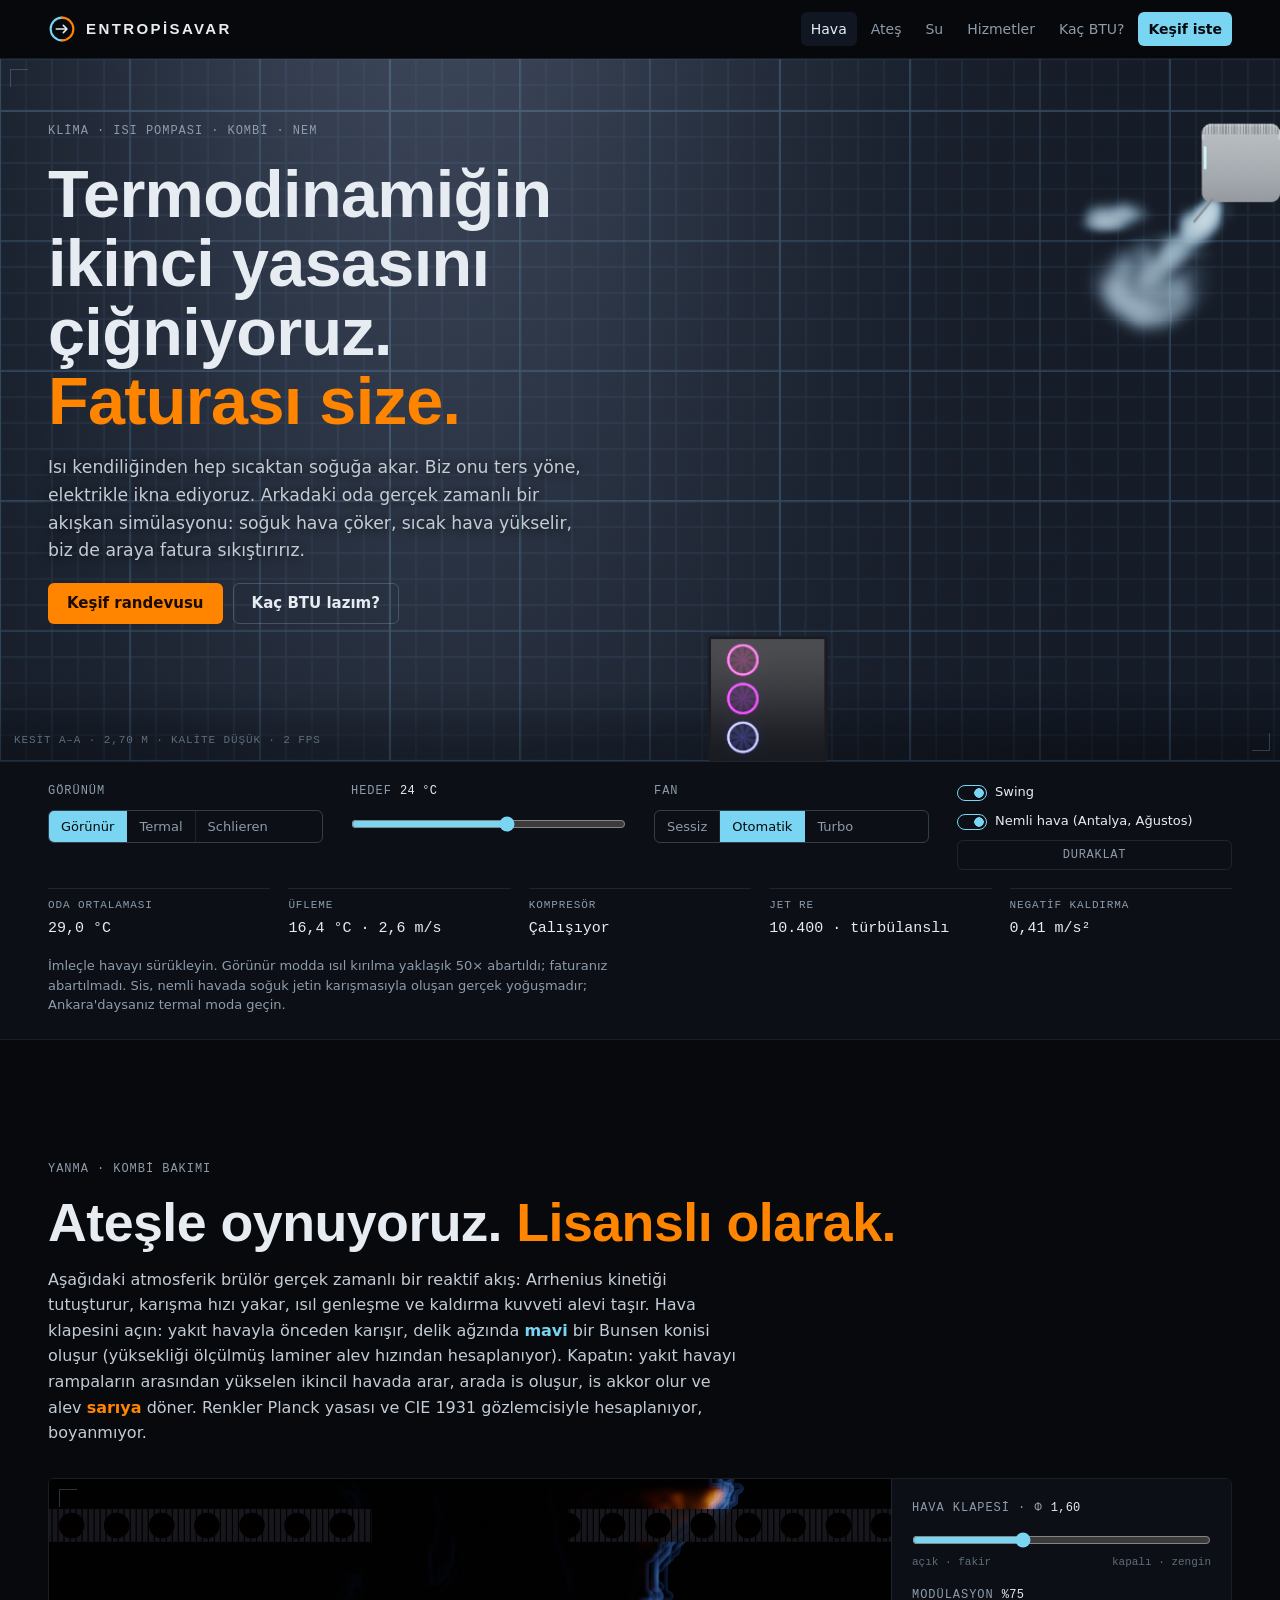
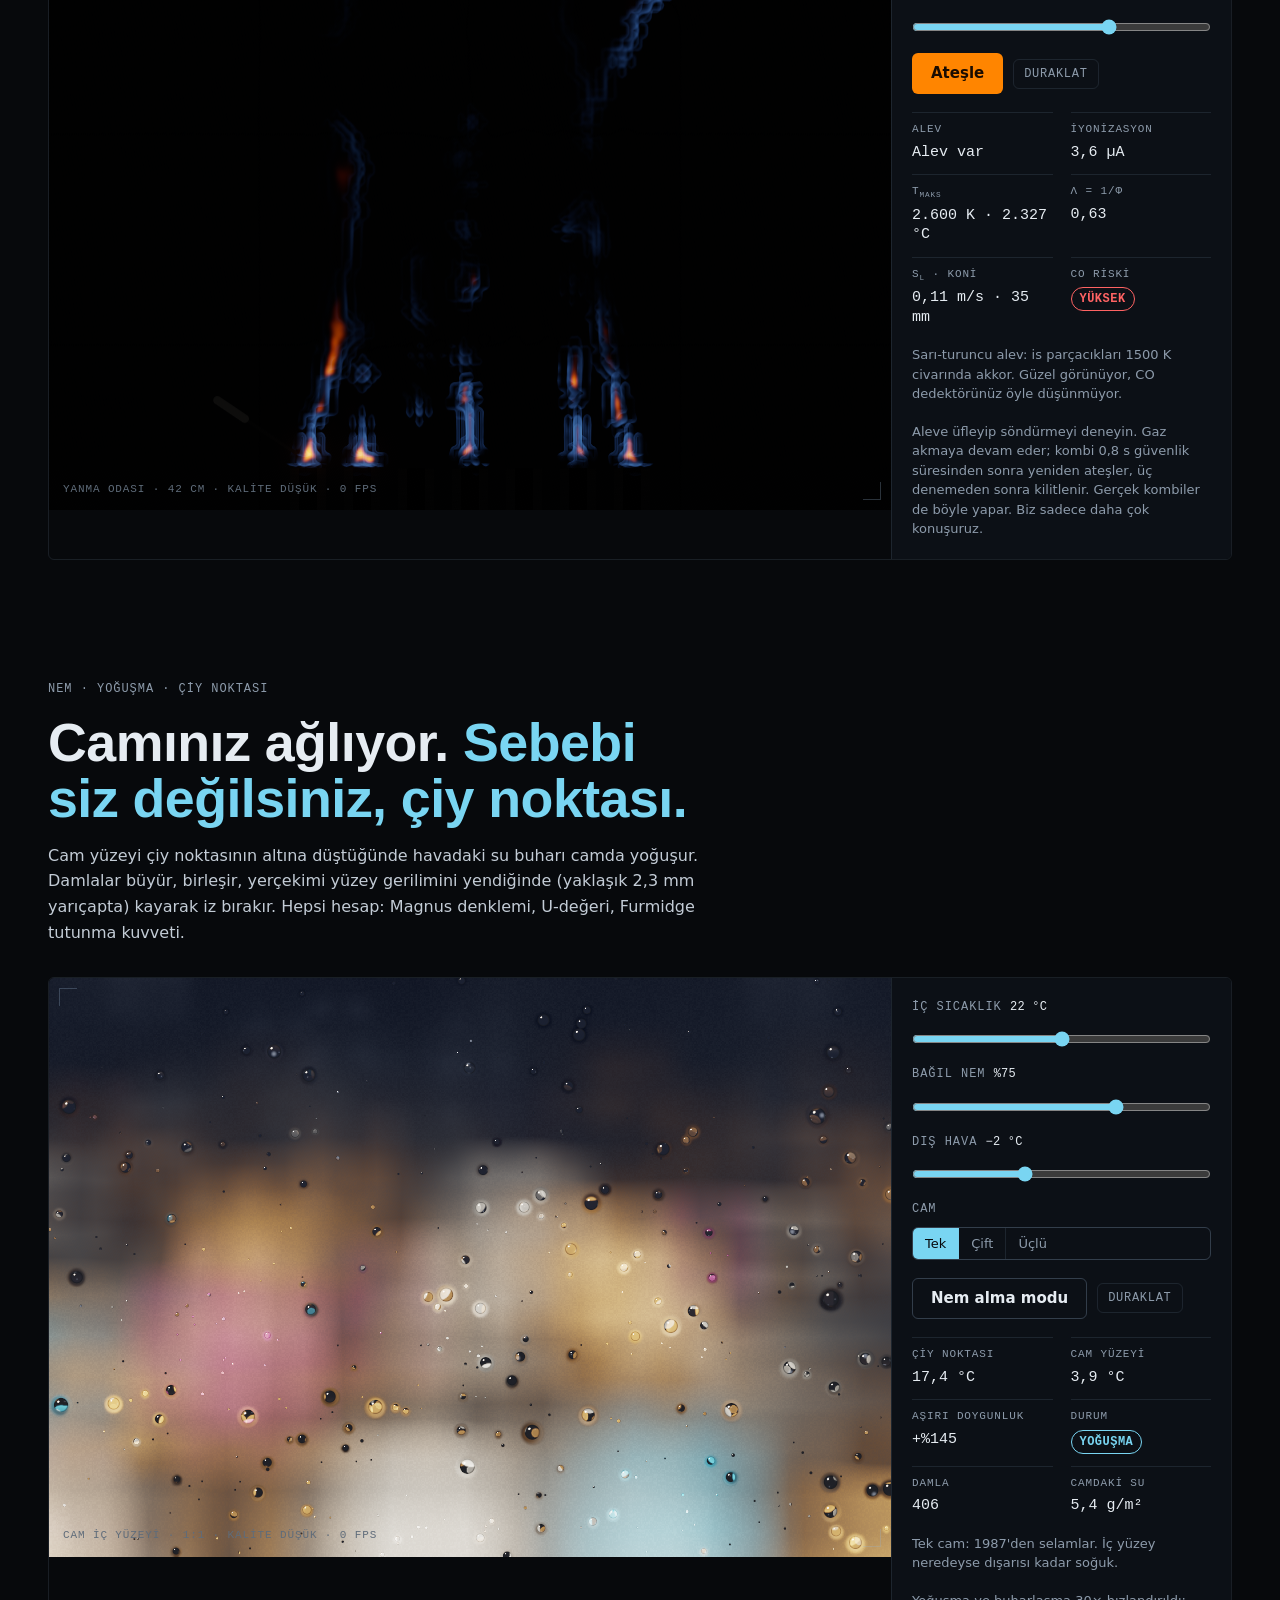
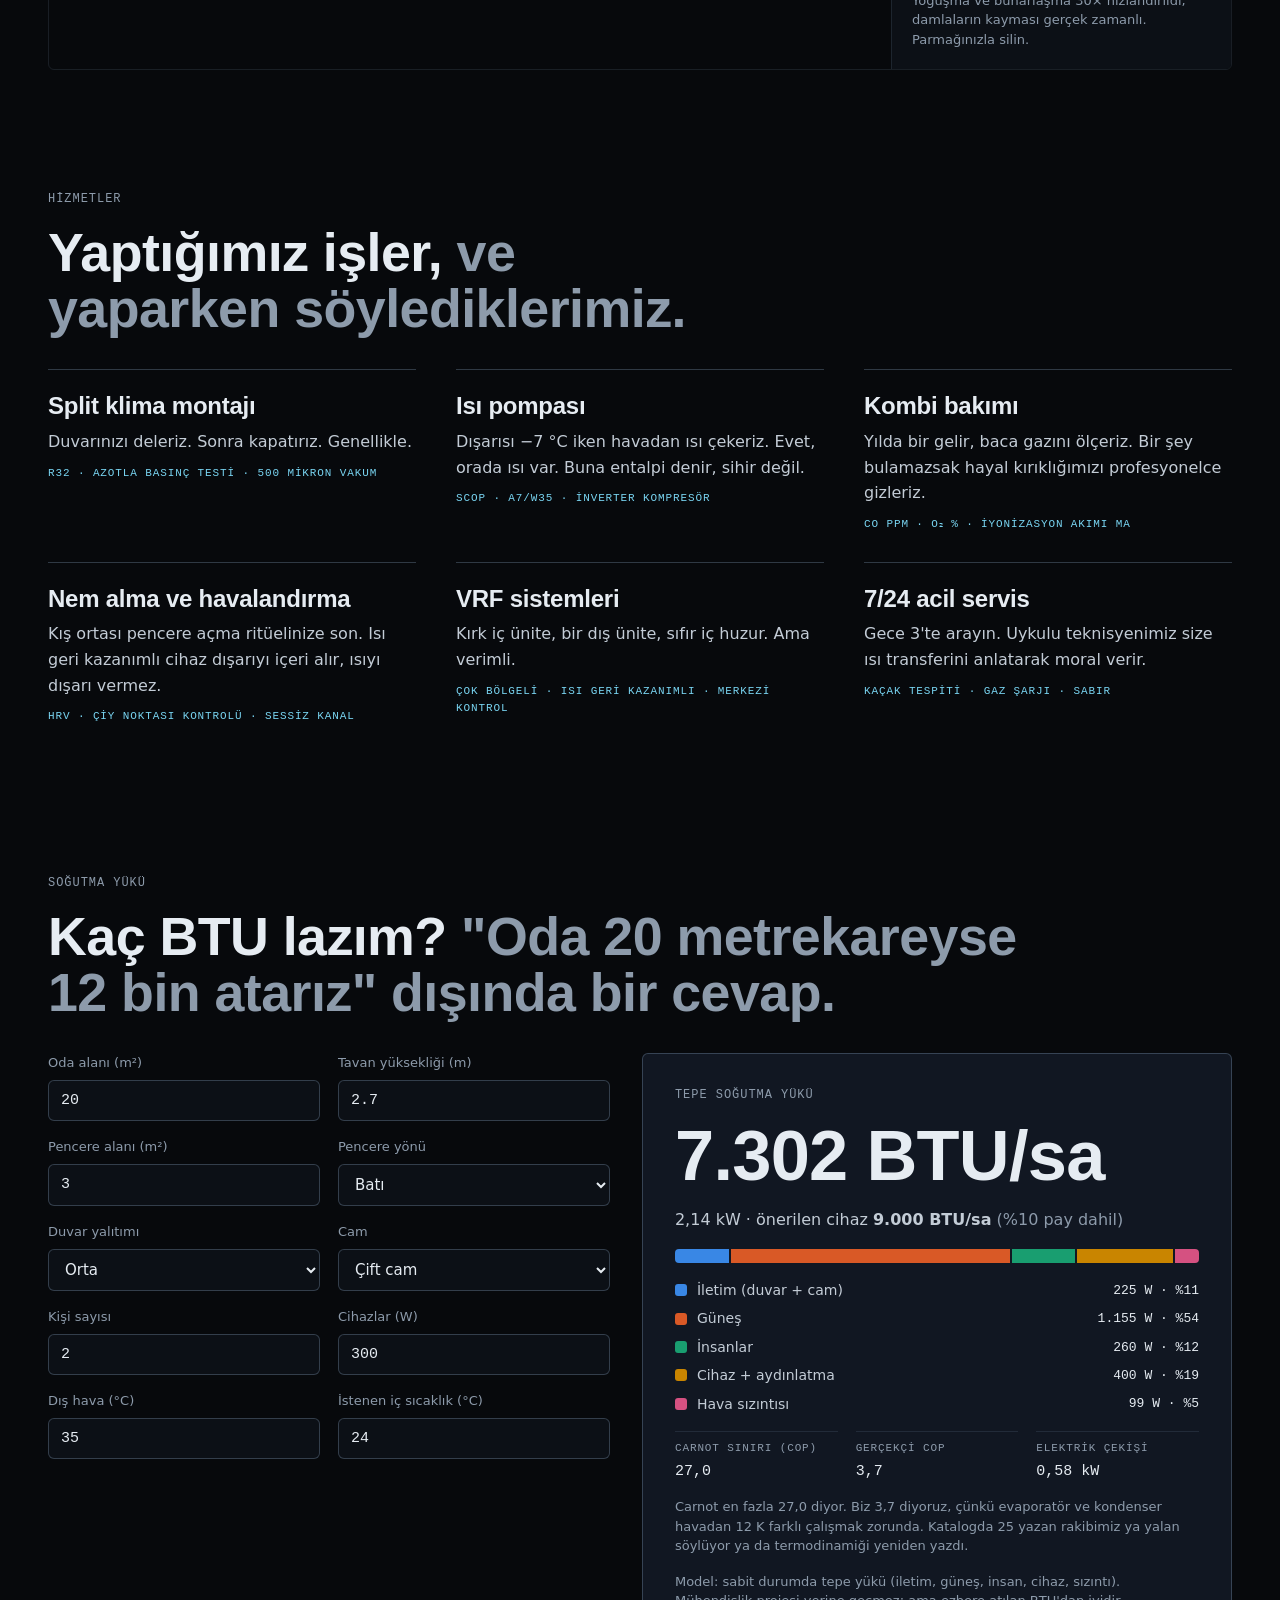
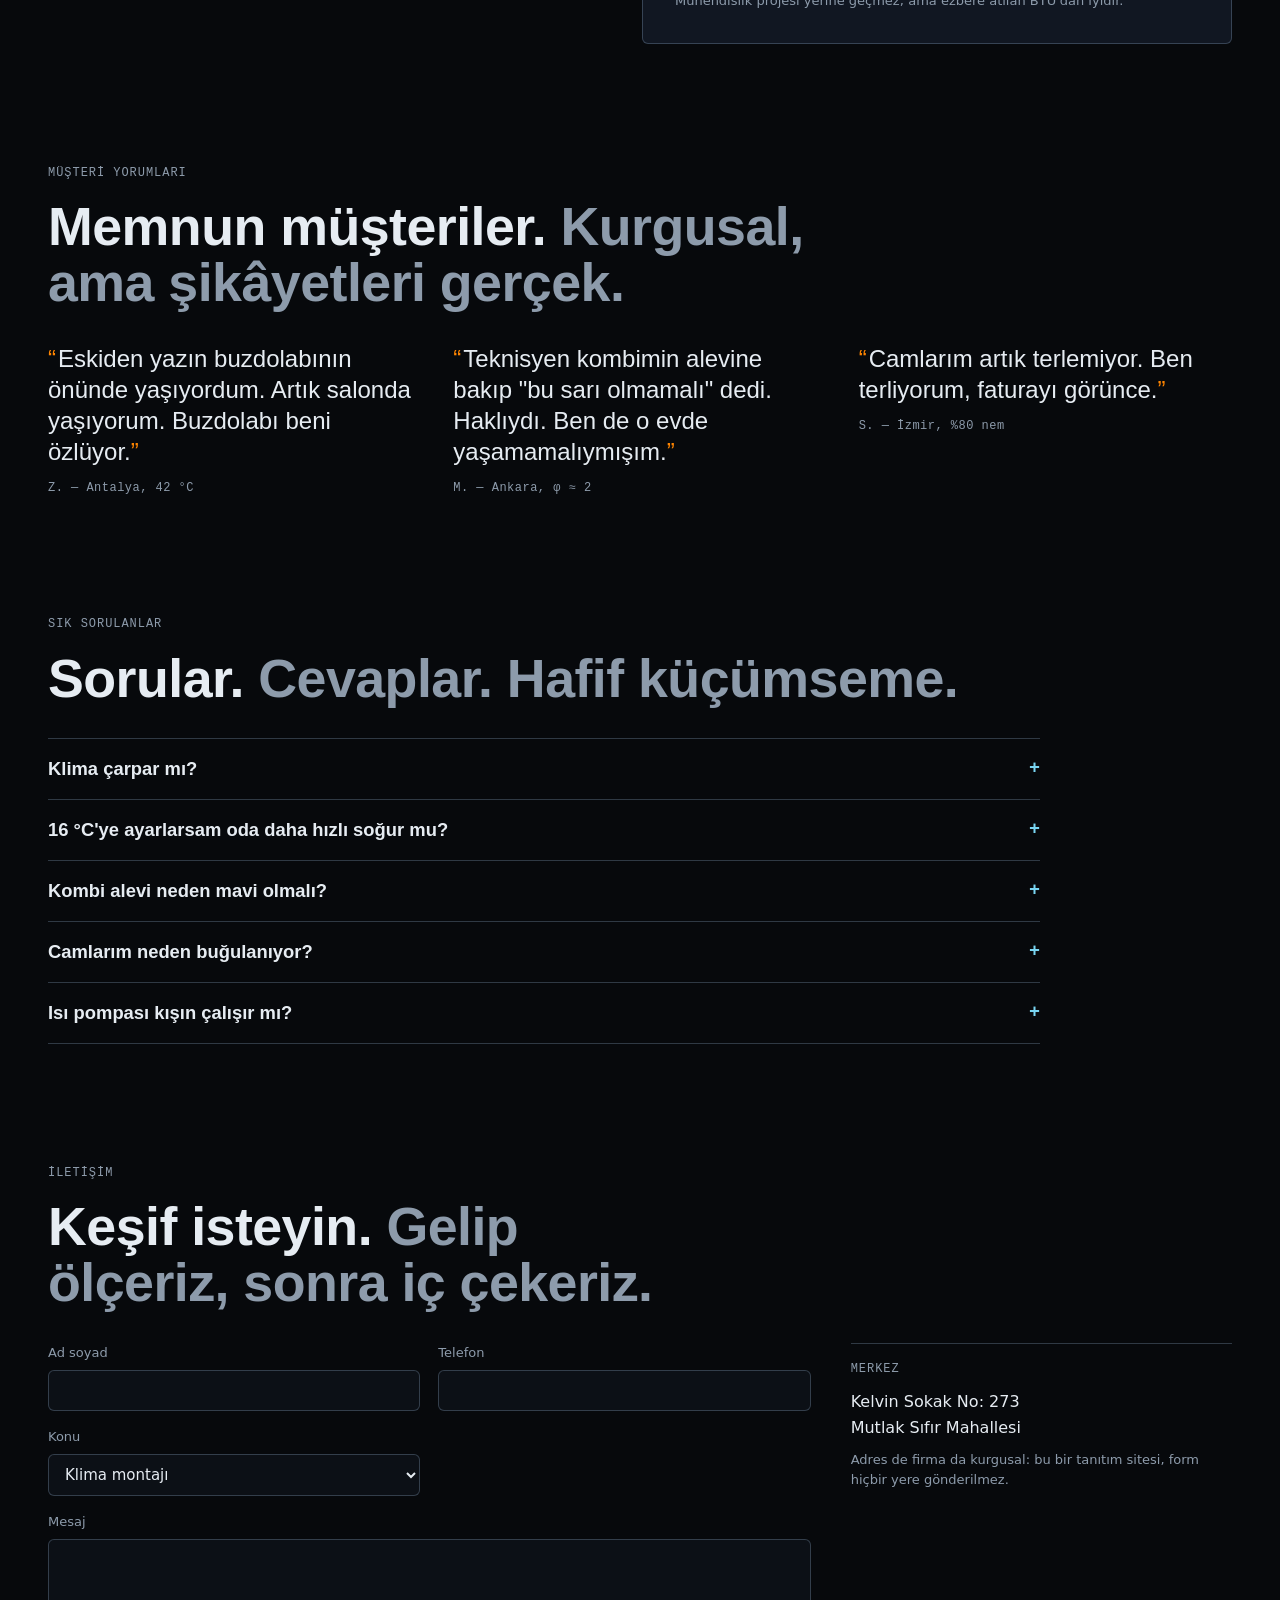
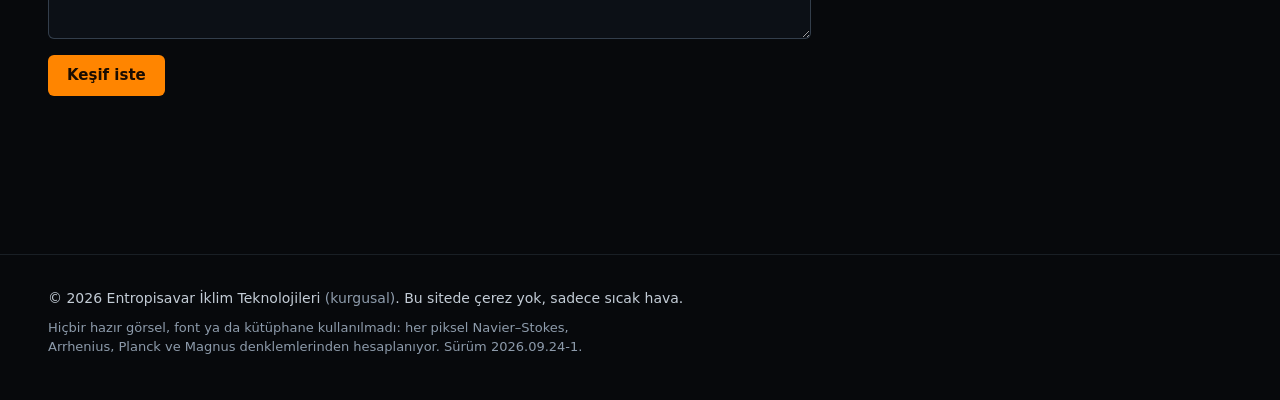
<file: index.html>
<!doctype html>
<html lang="tr">
<head>
<meta charset="utf-8">
<meta name="viewport" content="width=device-width, initial-scale=1, viewport-fit=cover">
<title>Entropisavar İklim</title>
<meta name="description" content="Entropisavar: klima, ısı pompası, kombi ve nem çözümleri. Termodinamiğin ikinci yasasını çiğniyoruz, faturası size.">
<link rel="icon" href="data:image/svg+xml,%3Csvg xmlns='http://www.w3.org/2000/svg' viewBox='0 0 32 32'%3E%3Cpath d='M16 3a13 13 0 0 0 0 26' fill='none' stroke='%2379d5f2' stroke-width='3' stroke-linecap='round'/%3E%3Cpath d='M16 29a13 13 0 0 0 0-26' fill='none' stroke='%23ff8500' stroke-width='3' stroke-linecap='round'/%3E%3Cpath d='M9.5 16h12m-4-4.2 4.2 4.2-4.2 4.2' fill='none' stroke='%23e6ecf2' stroke-width='2.2' stroke-linecap='round' stroke-linejoin='round'/%3E%3C/svg%3E">
<link rel="stylesheet" href="css/site.css">
</head>
<body>
<a class="skip" href="#icerik">İçeriğe geç</a>

<header class="top">
  <a class="brand" href="#hava" aria-label="Entropisavar ana sayfa">
    <svg class="mark" viewBox="0 0 32 32" aria-hidden="true">
      <path d="M16 3a13 13 0 0 0 0 26" fill="none" stroke="var(--cold)" stroke-width="2.4" stroke-linecap="round"/>
      <path d="M16 29a13 13 0 0 0 0-26" fill="none" stroke="var(--hot)" stroke-width="2.4" stroke-linecap="round"/>
      <path d="M9.5 16h12m-4-4.2 4.2 4.2-4.2 4.2" fill="none" stroke="var(--text)" stroke-width="1.8" stroke-linecap="round" stroke-linejoin="round"/>
    </svg>
    <span class="wordmark">ENTROPİSAVAR</span>
  </a>
  <nav class="nav" aria-label="Bölümler">
    <a href="#hava">Hava</a>
    <a href="#ates">Ateş</a>
    <a href="#su">Su</a>
    <a href="#hizmetler">Hizmetler</a>
    <a href="#hesap">Kaç BTU?</a>
    <a class="nav-cta" href="#iletisim">Keşif iste</a>
  </nav>
</header>

<main id="icerik">

<!-- AIR -------------------------------------------------------------- -->
<section id="hava" class="hero" aria-labelledby="hava-baslik">
  <div class="sim-stage hero-stage" data-sim="air">
    <canvas id="air-canvas" aria-label="Oda kesiti: klimadan çıkan soğuk hava çöküyor, bilgisayarın sıcak havası yükseliyor. İmleçle havayı itebilirsiniz."></canvas>
    <div class="sim-fallback" hidden>Tarayıcınız WebGL2 desteklemiyor. Fizik yasaları hâlâ geçerli, sadece göremiyorsunuz.</div>
    <div class="hero-copy">
      <p class="eyebrow">Klima · Isı pompası · Kombi · Nem</p>
      <h1 id="hava-baslik">Termodinamiğin ikinci yasasını çiğniyoruz. <span class="hot">Faturası size.</span></h1>
      <p class="lead">Isı kendiliğinden hep sıcaktan soğuğa akar. Biz onu ters yöne, elektrikle ikna ediyoruz. Arkadaki oda gerçek zamanlı bir akışkan simülasyonu: soğuk hava çöker, sıcak hava yükselir, biz de araya fatura sıkıştırırız.</p>
      <div class="cta-row">
        <a class="btn btn-primary" href="#iletisim">Keşif randevusu</a>
        <a class="btn btn-ghost" href="#hesap">Kaç BTU lazım?</a>
      </div>
    </div>
    <div class="stage-tag" aria-hidden="true">KESİT A–A · 2,70 m · <span data-out="air-q">—</span></div>
    <div class="legend-thermal" data-legend hidden>
      <span class="bar" aria-hidden="true"></span>
      <span class="ticks"><span>14</span><span>20</span><span>25</span><span>30</span><span>36 °C</span></span>
    </div>
    <div class="probe" data-out="air-probe" aria-live="off" hidden></div>
  </div>

  <div class="hud" aria-label="Klima kontrolleri">
    <div class="hud-group">
      <span class="hud-label" id="air-view-label">Görünüm</span>
      <div class="seg" role="group" aria-labelledby="air-view-label">
        <button type="button" data-air-view="visible" aria-pressed="true">Görünür</button>
        <button type="button" data-air-view="thermal" aria-pressed="false">Termal</button>
        <button type="button" data-air-view="schlieren" aria-pressed="false">Schlieren</button>
      </div>
    </div>
    <div class="hud-group">
      <label class="hud-label" for="air-set">Hedef <output data-out="air-set">24 °C</output></label>
      <input id="air-set" type="range" min="16" max="30" step="1" value="24">
      <span class="quip" data-out="air-quip"></span>
    </div>
    <div class="hud-group">
      <span class="hud-label" id="air-fan-label">Fan</span>
      <div class="seg" role="radiogroup" aria-labelledby="air-fan-label">
        <input type="radio" name="air-fan" id="air-fan-quiet" value="quiet"><label for="air-fan-quiet">Sessiz</label>
        <input type="radio" name="air-fan" id="air-fan-auto" value="auto" checked><label for="air-fan-auto">Otomatik</label>
        <input type="radio" name="air-fan" id="air-fan-turbo" value="turbo"><label for="air-fan-turbo">Turbo</label>
      </div>
    </div>
    <div class="hud-group toggles">
      <input type="checkbox" id="air-swing" checked><label class="toggle" for="air-swing">Swing</label>
      <input type="checkbox" id="air-humid" checked><label class="toggle" for="air-humid">Nemli hava (Antalya, Ağustos)</label>
      <button type="button" class="pause" data-pause="air" aria-pressed="false">Duraklat</button>
    </div>
    <dl class="readouts">
      <div><dt>Oda ortalaması</dt><dd data-out="air-mean">—</dd></div>
      <div><dt>Üfleme</dt><dd data-out="air-supply">—</dd></div>
      <div><dt>Kompresör</dt><dd data-out="air-comp">—</dd></div>
      <div><dt>Jet Re</dt><dd data-out="air-re">—</dd></div>
      <div><dt>Negatif kaldırma</dt><dd data-out="air-buoy">—</dd></div>
    </dl>
    <p class="fine">İmleçle havayı sürükleyin. Görünür modda ısıl kırılma yaklaşık 50× abartıldı; faturanız abartılmadı. Sis, nemli havada soğuk jetin karışmasıyla oluşan gerçek yoğuşmadır; Ankara'daysanız termal moda geçin.</p>
  </div>
</section>

<!-- FIRE ------------------------------------------------------------- -->
<section id="ates" class="chapter" aria-labelledby="ates-baslik">
  <div class="chapter-head">
    <p class="eyebrow">Yanma · Kombi bakımı</p>
    <h2 id="ates-baslik">Ateşle oynuyoruz. <span class="hot">Lisanslı olarak.</span></h2>
    <p>Aşağıdaki atmosferik brülör gerçek zamanlı bir reaktif akış: Arrhenius kinetiği tutuşturur, karışma hızı yakar, ısıl genleşme ve kaldırma kuvveti alevi taşır. Hava klapesini açın: yakıt havayla önceden karışır, delik ağzında <strong class="cold">mavi</strong> bir Bunsen konisi oluşur (yüksekliği ölçülmüş laminer alev hızından hesaplanıyor). Kapatın: yakıt havayı rampaların arasından yükselen ikincil havada arar, arada is oluşur, is akkor olur ve alev <strong class="hot">sarıya</strong> döner. Renkler Planck yasası ve CIE 1931 gözlemcisiyle hesaplanıyor, boyanmıyor.</p>
  </div>
  <div class="sim-grid">
    <div class="sim-stage fire-stage" data-sim="fire">
      <canvas id="fire-canvas" aria-label="Kombi brülörü: yedi delikli çelik brülör çubuğu ve alevler. Sürükleyerek aleve üfleyebilirsiniz."></canvas>
      <div class="sim-fallback" hidden>WebGL2 yok. Alev yok. Karbonmonoksit de yok, en azından burada.</div>
      <div class="stage-tag" aria-hidden="true">YANMA ODASI · 42 cm · <span data-out="fire-q">—</span></div>
    </div>
    <div class="hud hud-side" aria-label="Brülör kontrolleri">
      <div class="hud-group">
        <label class="hud-label" for="fire-phi">Hava klapesi · φ <output data-out="fire-phi">1,60</output></label>
        <input id="fire-phi" type="range" min="0.8" max="3" step="0.05" value="1.6">
        <span class="scale"><span>açık · fakir</span><span>kapalı · zengin</span></span>
      </div>
      <div class="hud-group">
        <label class="hud-label" for="fire-flow">Modülasyon <output data-out="fire-flow">%75</output></label>
        <input id="fire-flow" type="range" min="25" max="100" step="1" value="75">
      </div>
      <div class="hud-group row">
        <button type="button" class="btn btn-primary" id="fire-ignite">Ateşle</button>
        <button type="button" class="pause" data-pause="fire" aria-pressed="false">Duraklat</button>
      </div>
      <dl class="readouts">
        <div><dt>Alev</dt><dd data-out="fire-state">—</dd></div>
        <div><dt>İyonizasyon</dt><dd data-out="fire-current">—</dd></div>
        <div><dt>T<sub>maks</sub></dt><dd data-out="fire-tmax">—</dd></div>
        <div><dt>λ = 1/φ</dt><dd data-out="fire-lambda">—</dd></div>
        <div><dt>S<sub>L</sub> · koni</dt><dd data-out="fire-cone">—</dd></div>
        <div><dt>CO riski</dt><dd><span class="pill" data-out="fire-co">—</span></dd></div>
      </dl>
      <p class="fine warn" data-out="fire-flashback" hidden></p>
      <p class="fine" data-out="fire-colour">—</p>
      <p class="fine">Aleve üfleyip söndürmeyi deneyin. Gaz akmaya devam eder; kombi 0,8 s güvenlik süresinden sonra yeniden ateşler, üç denemeden sonra kilitlenir. Gerçek kombiler de böyle yapar. Biz sadece daha çok konuşuruz.</p>
    </div>
  </div>
</section>

<!-- WATER ------------------------------------------------------------ -->
<section id="su" class="chapter" aria-labelledby="su-baslik">
  <div class="chapter-head">
    <p class="eyebrow">Nem · Yoğuşma · Çiy noktası</p>
    <h2 id="su-baslik">Camınız ağlıyor. <span class="cold">Sebebi siz değilsiniz, çiy noktası.</span></h2>
    <p>Cam yüzeyi çiy noktasının altına düştüğünde havadaki su buharı camda yoğuşur. Damlalar büyür, birleşir, yerçekimi yüzey gerilimini yendiğinde (yaklaşık 2,3 mm yarıçapta) kayarak iz bırakır. Hepsi hesap: Magnus denklemi, U-değeri, Furmidge tutunma kuvveti.</p>
  </div>
  <div class="sim-grid">
    <div class="sim-stage water-stage" data-sim="water">
      <canvas id="water-canvas" aria-label="Kış gecesi buğulu cam: damlalar kayıyor, arkada bulanık şehir ışıkları. Parmağınızla camı silebilirsiniz."></canvas>
      <div class="sim-fallback" hidden>WebGL2 yok. Camı gerçek hayatta silmeyi deneyin.</div>
      <div class="stage-tag" aria-hidden="true">CAM İÇ YÜZEYİ · 1:1 · <span data-out="water-q">—</span></div>
    </div>
    <div class="hud hud-side" aria-label="Oda ve cam koşulları">
      <div class="hud-group">
        <label class="hud-label" for="w-tin">İç sıcaklık <output data-out="w-tin">22 °C</output></label>
        <input id="w-tin" type="range" min="16" max="28" step="0.5" value="22">
      </div>
      <div class="hud-group">
        <label class="hud-label" for="w-rh">Bağıl nem <output data-out="w-rh">%75</output></label>
        <input id="w-rh" type="range" min="30" max="95" step="1" value="75">
      </div>
      <div class="hud-group">
        <label class="hud-label" for="w-tout">Dış hava <output data-out="w-tout">−2 °C</output></label>
        <input id="w-tout" type="range" min="-15" max="20" step="1" value="-2">
      </div>
      <div class="hud-group">
        <span class="hud-label" id="w-glz-label">Cam</span>
        <div class="seg" role="radiogroup" aria-labelledby="w-glz-label">
          <input type="radio" name="w-glazing" id="w-glz-single" value="single" checked><label for="w-glz-single">Tek</label>
          <input type="radio" name="w-glazing" id="w-glz-double" value="double"><label for="w-glz-double">Çift</label>
          <input type="radio" name="w-glazing" id="w-glz-triple" value="triple"><label for="w-glz-triple">Üçlü</label>
        </div>
      </div>
      <div class="hud-group row">
        <button type="button" class="btn btn-ghost" id="w-dehum" aria-pressed="false">Nem alma modu</button>
        <button type="button" class="pause" data-pause="water" aria-pressed="false">Duraklat</button>
      </div>
      <dl class="readouts">
        <div><dt>Çiy noktası</dt><dd data-out="dewpoint">—</dd></div>
        <div><dt>Cam yüzeyi</dt><dd data-out="surface">—</dd></div>
        <div><dt>Aşırı doygunluk</dt><dd data-out="super">—</dd></div>
        <div><dt>Durum</dt><dd><span class="pill" data-out="state">—</span></dd></div>
        <div><dt>Damla</dt><dd data-out="drops">—</dd></div>
        <div><dt>Camdaki su</dt><dd data-out="water">—</dd></div>
      </dl>
      <p class="fine" data-out="glazing-quip">—</p>
      <p class="fine">Yoğuşma ve buharlaşma 30× hızlandırıldı; damlaların kayması gerçek zamanlı. Parmağınızla silin.</p>
    </div>
  </div>
</section>

<!-- SERVICES --------------------------------------------------------- -->
<section id="hizmetler" class="chapter" aria-labelledby="hizmet-baslik">
  <div class="chapter-head">
    <p class="eyebrow">Hizmetler</p>
    <h2 id="hizmet-baslik">Yaptığımız işler, <span class="muted">ve yaparken söylediklerimiz.</span></h2>
  </div>
  <ul class="services">
    <li>
      <h3>Split klima montajı</h3>
      <p>Duvarınızı deleriz. Sonra kapatırız. Genellikle.</p>
      <p class="spec">R32 · azotla basınç testi · 500 mikron vakum</p>
    </li>
    <li>
      <h3>Isı pompası</h3>
      <p>Dışarısı −7 °C iken havadan ısı çekeriz. Evet, orada ısı var. Buna entalpi denir, sihir değil.</p>
      <p class="spec">SCOP · A7/W35 · inverter kompresör</p>
    </li>
    <li>
      <h3>Kombi bakımı</h3>
      <p>Yılda bir gelir, baca gazını ölçeriz. Bir şey bulamazsak hayal kırıklığımızı profesyonelce gizleriz.</p>
      <p class="spec">CO ppm · O₂ % · iyonizasyon akımı µA</p>
    </li>
    <li>
      <h3>Nem alma ve havalandırma</h3>
      <p>Kış ortası pencere açma ritüelinize son. Isı geri kazanımlı cihaz dışarıyı içeri alır, ısıyı dışarı vermez.</p>
      <p class="spec">HRV · çiy noktası kontrolü · sessiz kanal</p>
    </li>
    <li>
      <h3>VRF sistemleri</h3>
      <p>Kırk iç ünite, bir dış ünite, sıfır iç huzur. Ama verimli.</p>
      <p class="spec">Çok bölgeli · ısı geri kazanımlı · merkezi kontrol</p>
    </li>
    <li>
      <h3>7/24 acil servis</h3>
      <p>Gece 3'te arayın. Uykulu teknisyenimiz size ısı transferini anlatarak moral verir.</p>
      <p class="spec">Kaçak tespiti · gaz şarjı · sabır</p>
    </li>
  </ul>
</section>

<!-- CALCULATOR ------------------------------------------------------- -->
<section id="hesap" class="chapter" aria-labelledby="hesap-baslik">
  <div class="chapter-head">
    <p class="eyebrow">Soğutma yükü</p>
    <h2 id="hesap-baslik">Kaç BTU lazım? <span class="muted">"Oda 20 metrekareyse 12 bin atarız" dışında bir cevap.</span></h2>
  </div>
  <div class="calc">
    <form class="calc-form" id="calc-form" aria-label="Oda bilgileri">
      <div class="field"><label for="c-area">Oda alanı (m²)</label><input id="c-area" type="number" min="5" max="120" step="1" value="20" inputmode="decimal"></div>
      <div class="field"><label for="c-height">Tavan yüksekliği (m)</label><input id="c-height" type="number" min="2.2" max="5" step="0.1" value="2.7" inputmode="decimal"></div>
      <div class="field"><label for="c-window">Pencere alanı (m²)</label><input id="c-window" type="number" min="0" max="30" step="0.5" value="3" inputmode="decimal"></div>
      <div class="field"><label for="c-orient">Pencere yönü</label>
        <select id="c-orient"><option value="N">Kuzey</option><option value="E">Doğu</option><option value="S">Güney</option><option value="W" selected>Batı</option></select></div>
      <div class="field"><label for="c-insul">Duvar yalıtımı</label>
        <select id="c-insul"><option value="none">Yok (1970'ler)</option><option value="medium" selected>Orta</option><option value="good">İyi</option></select></div>
      <div class="field"><label for="c-glazing">Cam</label>
        <select id="c-glazing"><option value="single">Tek cam</option><option value="double" selected>Çift cam</option><option value="triple">Üçlü cam</option></select></div>
      <div class="field"><label for="c-people">Kişi sayısı</label><input id="c-people" type="number" min="0" max="30" step="1" value="2" inputmode="numeric"></div>
      <div class="field"><label for="c-devices">Cihazlar (W)</label><input id="c-devices" type="number" min="0" max="5000" step="10" value="300" inputmode="numeric"></div>
      <div class="field"><label for="c-tout">Dış hava (°C)</label><input id="c-tout" type="number" min="20" max="48" step="1" value="35" inputmode="numeric"></div>
      <div class="field"><label for="c-tin">İstenen iç sıcaklık (°C)</label><input id="c-tin" type="number" min="18" max="28" step="1" value="24" inputmode="numeric"></div>
    </form>
    <div class="calc-result" aria-live="polite">
      <p class="hud-label">Tepe soğutma yükü</p>
      <p class="big" data-out="btu">—</p>
      <p class="sub"><span data-out="watts">—</span> · önerilen cihaz <strong data-out="unit">—</strong> <span class="muted">(%10 pay dahil)</span></p>
      <div class="stack" data-out="stack" role="img" aria-label="Yükün kaynaklara göre dağılımı"></div>
      <ul class="stack-legend" data-out="legend"></ul>
      <dl class="readouts cop">
        <div><dt>Carnot sınırı (COP)</dt><dd data-out="cop-carnot">—</dd></div>
        <div><dt>Gerçekçi COP</dt><dd data-out="cop-real">—</dd></div>
        <div><dt>Elektrik çekişi</dt><dd data-out="elec">—</dd></div>
      </dl>
      <p class="fine" data-out="cop-quip">—</p>
      <p class="fine">Model: sabit durumda tepe yükü (iletim, güneş, insan, cihaz, sızıntı). Mühendislik projesi yerine geçmez; ama ezbere atılan BTU'dan iyidir.</p>
    </div>
  </div>
</section>

<!-- TESTIMONIALS + FAQ ----------------------------------------------- -->
<section id="yorumlar" class="chapter" aria-labelledby="yorum-baslik">
  <div class="chapter-head">
    <p class="eyebrow">Müşteri yorumları</p>
    <h2 id="yorum-baslik">Memnun müşteriler. <span class="muted">Kurgusal, ama şikâyetleri gerçek.</span></h2>
  </div>
  <div class="quotes">
    <figure><blockquote>Eskiden yazın buzdolabının önünde yaşıyordum. Artık salonda yaşıyorum. Buzdolabı beni özlüyor.</blockquote><figcaption>Z. — Antalya, 42 °C</figcaption></figure>
    <figure><blockquote>Teknisyen kombimin alevine bakıp "bu sarı olmamalı" dedi. Haklıydı. Ben de o evde yaşamamalıymışım.</blockquote><figcaption>M. — Ankara, φ ≈ 2</figcaption></figure>
    <figure><blockquote>Camlarım artık terlemiyor. Ben terliyorum, faturayı görünce.</blockquote><figcaption>S. — İzmir, %80 nem</figcaption></figure>
  </div>
</section>

<section id="sss" class="chapter" aria-labelledby="sss-baslik">
  <div class="chapter-head">
    <p class="eyebrow">Sık sorulanlar</p>
    <h2 id="sss-baslik">Sorular. <span class="muted">Cevaplar. Hafif küçümseme.</span></h2>
  </div>
  <div class="faq">
    <details>
      <summary>Klima çarpar mı?</summary>
      <p>Hayır. 16 °C'ye ayarlayıp 4 m/s ile yüzünüze tutarsanız çarpan siz olursunuz. Hedefi 24–26 °C yapın, kanadı yukarı verin: soğuk hava zaten çöker. Yukarıdaki odada izleyebilirsiniz.</p>
    </details>
    <details>
      <summary>16 °C'ye ayarlarsam oda daha hızlı soğur mu?</summary>
      <p>Hayır. Kompresör zaten tam güçte çalışıyor; 16 yazmak sadece nerede duracağını değiştirir. Termostat gaz pedalı değil, hedeftir.</p>
    </details>
    <details>
      <summary>Kombi alevi neden mavi olmalı?</summary>
      <p>Mavi ışık, yanma bölgesindeki CH* ve C₂* moleküllerinden gelir: yakıt tam yanıyor demektir. Sarı-turuncu ışık ise is parçacıklarının akkor ışımasıdır: eksik yanma, karbonmonoksit riski. Bir CO dedektörü alın. Bizden almasanız da olur, bu seferlik.</p>
    </details>
    <details>
      <summary>Camlarım neden buğulanıyor?</summary>
      <p>Cam yüzeyiniz çiy noktasının altında. Ya nemi düşürün, ya camı ısıtın (çift ya da üçlü cam), ya da her sabah camı silerek kardiyo yapın.</p>
    </details>
    <details>
      <summary>Isı pompası kışın çalışır mı?</summary>
      <p>−7 °C'de bile havada ısı var; mutlak sıfıra kadar hep var. Verim düşer, ama Carnot'nun izin verdiği kadar. Rakibimiz Carnot'yu tanımıyor.</p>
    </details>
  </div>
</section>

<!-- CONTACT ---------------------------------------------------------- -->
<section id="iletisim" class="chapter" aria-labelledby="iletisim-baslik">
  <div class="chapter-head">
    <p class="eyebrow">İletişim</p>
    <h2 id="iletisim-baslik">Keşif isteyin. <span class="muted">Gelip ölçeriz, sonra iç çekeriz.</span></h2>
  </div>
  <div class="contact">
    <form id="contact-form" class="contact-form" novalidate>
      <div class="field"><label for="f-name">Ad soyad</label><input id="f-name" name="name" type="text" autocomplete="name"></div>
      <div class="field"><label for="f-phone">Telefon</label><input id="f-phone" name="phone" type="tel" autocomplete="tel" inputmode="tel"></div>
      <div class="field"><label for="f-topic">Konu</label>
        <select id="f-topic" name="topic"><option>Klima montajı</option><option>Isı pompası</option><option>Kombi bakımı</option><option>Nem ve yoğuşma</option><option>Sadece dert yanmak</option></select></div>
      <div class="field wide"><label for="f-msg">Mesaj</label><textarea id="f-msg" name="msg" rows="4"></textarea></div>
      <div class="field wide"><button type="submit" class="btn btn-primary">Keşif iste</button></div>
      <p class="form-reply" data-out="form-reply" data-state="idle" role="status"></p>
    </form>
    <aside class="address">
      <p class="hud-label">Merkez</p>
      <p>Kelvin Sokak No: 273<br>Mutlak Sıfır Mahallesi</p>
      <p class="fine">Adres de firma da kurgusal: bu bir tanıtım sitesi, form hiçbir yere gönderilmez.</p>
    </aside>
  </div>
</section>

</main>

<footer class="foot">
  <p>© 2026 Entropisavar İklim Teknolojileri <span class="muted">(kurgusal)</span>. Bu sitede çerez yok, sadece sıcak hava.</p>
  <p class="fine">Hiçbir hazır görsel, font ya da kütüphane kullanılmadı: her piksel Navier–Stokes, Arrhenius, Planck ve Magnus denklemlerinden hesaplanıyor. Sürüm <span data-out="build">—</span>.</p>
</footer>

<script src="js/physics.js"></script>
<script src="js/gl.js"></script>
<script src="js/fluid.js"></script>
<script src="js/air.js"></script>
<script src="js/fire.js"></script>
<script src="js/water.js"></script>
<script src="js/app.js"></script>
</body>
</html>
</file>
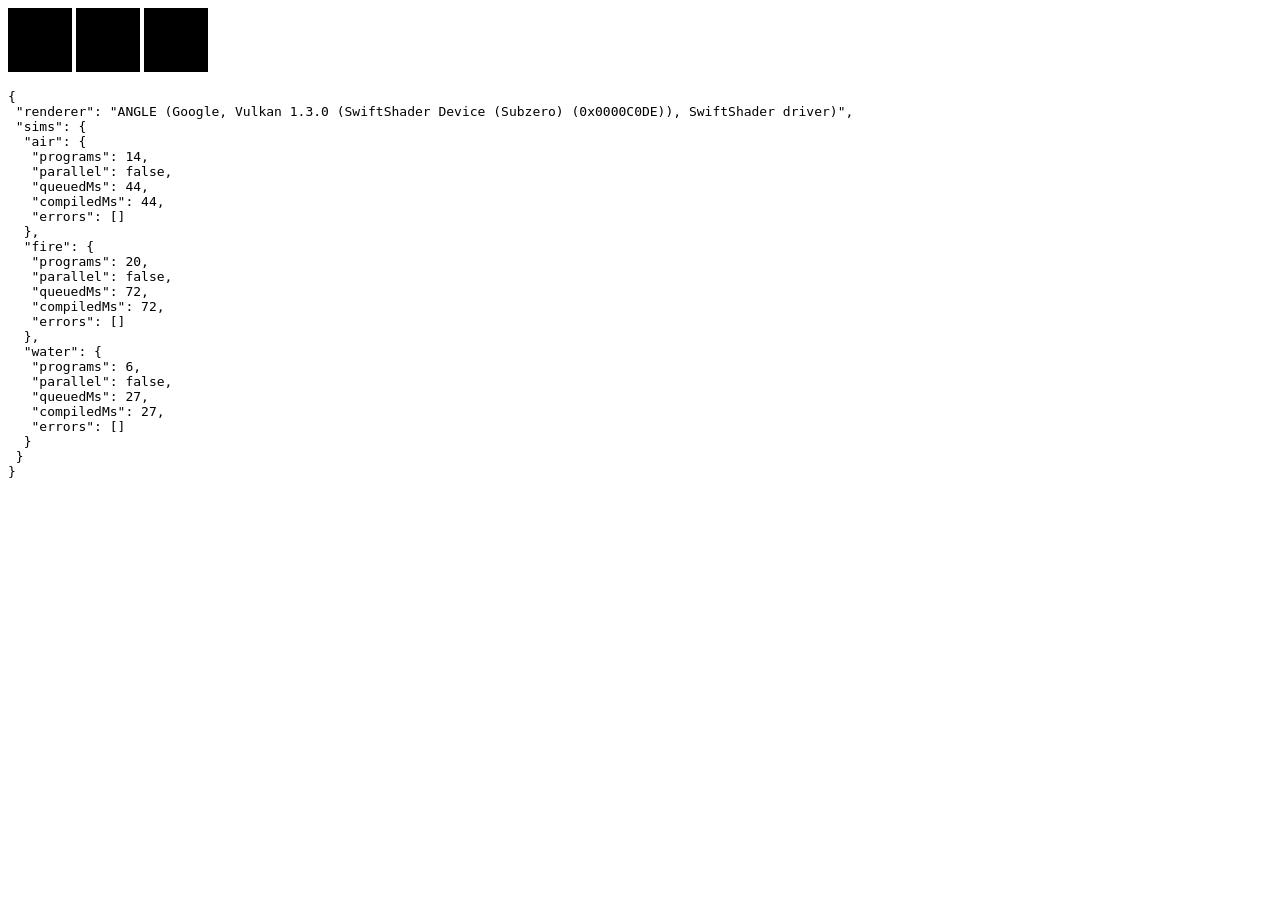
<file: tests/compile.html>
<!doctype html>
<meta charset="utf-8">
<title>Shader compile check</title>
<link rel="icon" href="data:,">
<canvas id="c-air" width="64" height="64"></canvas>
<canvas id="c-fire" width="64" height="64"></canvas>
<canvas id="c-water" width="64" height="64"></canvas>
<pre id="out">pending</pre>
<script src="../js/physics.js"></script>
<script src="../js/gl.js"></script>
<script src="../js/fluid.js"></script>
<script src="../js/air.js"></script>
<script src="../js/fire.js"></script>
<script src="../js/water.js"></script>
<script>
// Queue every program of every simulation and time how long the driver takes.
// Nothing is drawn, so a pathological shader shows up as a number, not a hang.
(async () => {
  const res = { renderer: null, sims: {} };
  for (const [name, Ctor] of [['air', ES.AirSim], ['fire', ES.FireSim], ['water', ES.WaterSim]]) {
    const t0 = performance.now();
    let sim;
    try { sim = new Ctor(document.getElementById(`c-${name}`)); }
    catch (e) { res.sims[name] = { error: e.message.split('\n')[0] }; continue; }
    const gl = sim.ctx.gl, dbg = gl.getExtension('WEBGL_debug_renderer_info');
    res.renderer = dbg ? gl.getParameter(dbg.UNMASKED_RENDERER_WEBGL) : gl.getParameter(gl.RENDERER);
    const queued = performance.now() - t0;
    while (!sim.ctx.ready() && performance.now() - t0 < 120000) await new Promise(r => setTimeout(r, 25));
    const compiled = performance.now() - t0;
    const errors = [];
    for (const p of sim.ctx.cache.values()) {
      try { sim.ctx.finish(p); } catch (e) { errors.push(e.message.slice(0, 900)); }
    }
    res.sims[name] = { programs: sim.ctx.cache.size, parallel: !!sim.ctx.parallel, queuedMs: Math.round(queued), compiledMs: Math.round(compiled), errors };
  }
  document.getElementById('out').textContent = JSON.stringify(res, null, 1);
  window.RESULT = res;
})();
</script>
</file>
<file: css/site.css>
/*
 * Entropisavar — one deliberate dark world: an instrument panel in a dim
 * plant room. Accents are physical: --hot is the sRGB colour of a 1900 K
 * blackbody (physics.blackbodyColor), --cold the evaporator-ice cyan.
 * System fonts only: Bahnschrift (Windows' DIN) for display, the OS UI face
 * for text, Cascadia/SF Mono for instruments.
 */
:root {
  color-scheme: dark;
  --ground: #07090c;
  --surface: #0c1016;
  --surface-2: #111722;
  --line: rgba(150, 180, 210, 0.13);
  --line-strong: rgba(150, 180, 210, 0.28);
  --text: #e6ecf2;
  --muted: #8d9bab;
  --faint: #5f6c7a;
  --cold: #79d5f2;
  --hot: #ff8500;
  --good: #3ecf8e;
  --warn: #f2b43c;
  --crit: #ff6363;
  --series-1: #3987e5;
  --series-2: #d95926;
  --series-3: #199e70;
  --series-4: #c98500;
  --series-5: #d55181;
  --display: "Bahnschrift", "DIN Alternate", "DIN Condensed", "Roboto Condensed", "Arial Narrow", sans-serif;
  --body: "Segoe UI Variable Text", "Segoe UI", system-ui, -apple-system, "Helvetica Neue", Roboto, Arial, sans-serif;
  --mono: "Cascadia Mono", "Cascadia Code", ui-monospace, "SF Mono", Consolas, Menlo, monospace;
  --gutter: clamp(16px, 4vw, 48px);
  --max: 1280px;
  --radius: 6px;
}

*, *::before, *::after { box-sizing: border-box; }
html { scroll-behavior: smooth; scroll-padding-top: 72px; -webkit-text-size-adjust: 100%; }
@media (prefers-reduced-motion: reduce) { html { scroll-behavior: auto; } }
body {
  margin: 0;
  background: var(--ground);
  color: var(--text);
  font: 400 16px/1.6 var(--body);
  -webkit-font-smoothing: antialiased;
  overflow-x: hidden;
}
h1, h2, h3 { font-family: var(--display); font-stretch: 87.5%; font-weight: 600; letter-spacing: -0.01em; line-height: 1.04; text-wrap: balance; margin: 0; }
p { margin: 0; }
a { color: inherit; }
strong { font-weight: 600; }
sub { font-size: 0.7em; }
.hot { color: var(--hot); }
.cold { color: var(--cold); }
.muted { color: var(--muted); }
:focus-visible { outline: 2px solid var(--cold); outline-offset: 2px; border-radius: 2px; }
[hidden] { display: none !important; }

.skip { position: absolute; left: -9999px; top: 8px; z-index: 50; background: var(--text); color: var(--ground); padding: 8px 12px; border-radius: var(--radius); }
.skip:focus { left: 8px; }

.eyebrow, .hud-label, .stage-tag, .spec, dt {
  font-family: var(--mono);
  font-size: 12px;
  letter-spacing: 0.08em;
  text-transform: uppercase;
  color: var(--muted);
}
.fine { font-size: 13px; line-height: 1.5; color: var(--muted); max-width: 70ch; }

/* ------------------------------------------------------------ header */
.top {
  position: sticky; top: env(safe-area-inset-top, 0px); z-index: 20;
  display: flex; align-items: center; justify-content: space-between; gap: 16px;
  padding: 12px var(--gutter);
  background: color-mix(in srgb, var(--ground) 82%, transparent);
  backdrop-filter: blur(10px);
  border-bottom: 1px solid var(--line);
}
.brand { display: inline-flex; align-items: center; gap: 10px; text-decoration: none; }
.mark { width: 28px; height: 28px; flex: none; }
.wordmark { font-family: var(--display); font-stretch: 87.5%; font-weight: 700; letter-spacing: 0.16em; font-size: 15px; }
.nav { display: flex; align-items: center; gap: 4px; flex-wrap: wrap; justify-content: flex-end; }
.nav a { font-size: 14px; text-decoration: none; color: var(--muted); padding: 6px 10px; border-radius: var(--radius); }
.nav a:hover, .nav a[aria-current] { color: var(--text); background: var(--surface-2); }
.nav .nav-cta { color: var(--ground); background: var(--cold); font-weight: 600; }
.nav .nav-cta:hover { background: #a3e4f7; color: var(--ground); }
@media (max-width: 860px) { .nav a:not(.nav-cta) { display: none; } }

/* ------------------------------------------------------------ buttons & inputs */
.btn {
  display: inline-flex; align-items: center; justify-content: center; gap: 8px;
  font: 600 15px/1 var(--body); text-decoration: none; cursor: pointer;
  padding: 12px 18px; border-radius: var(--radius); border: 1px solid transparent;
}
.btn-primary { background: var(--hot); color: #1a0c00; }
.btn-primary:hover { background: #ffa040; }
.btn-ghost { background: transparent; color: var(--text); border-color: var(--line-strong); }
.btn-ghost:hover, .btn-ghost[aria-pressed="true"] { border-color: var(--cold); color: var(--cold); }

input[type="range"] { width: 100%; accent-color: var(--cold); margin: 6px 0 0; }
input[type="number"], input[type="text"], input[type="tel"], select, textarea {
  width: 100%; font: 400 15px/1.3 var(--body); color: var(--text);
  background: var(--surface); border: 1px solid var(--line-strong); border-radius: var(--radius); padding: 10px 12px;
}
input[type="number"] { font-family: var(--mono); font-variant-numeric: tabular-nums; }
input[aria-invalid="true"], textarea[aria-invalid="true"] { border-color: var(--crit); }
.field { display: grid; gap: 6px; }
.field label { font-size: 13px; color: var(--muted); }

.seg { display: inline-flex; flex-wrap: wrap; border: 1px solid var(--line-strong); border-radius: var(--radius); overflow: hidden; }
.seg button, .seg label {
  font: 500 13px/1 var(--body); color: var(--muted); background: transparent; border: 0; cursor: pointer;
  padding: 9px 12px; border-right: 1px solid var(--line);
}
.seg > :last-child { border-right: 0; }
/* hidden inputs overlap at the group's corner: they must not steal the label's clicks */
.seg input { position: absolute; opacity: 0; width: 1px; height: 1px; pointer-events: none; }
.seg button[aria-pressed="true"], .seg input:checked + label { color: var(--ground); background: var(--cold); }
.seg input:focus-visible + label { outline: 2px solid var(--cold); outline-offset: -2px; }

.toggles { display: flex; flex-wrap: wrap; align-items: center; gap: 8px 16px; }
.toggles input[type="checkbox"] { position: absolute; opacity: 0; width: 1px; height: 1px; pointer-events: none; }
.toggle { display: inline-flex; align-items: center; gap: 8px; font-size: 13px; color: var(--muted); cursor: pointer; }
.toggle::before {
  content: ""; width: 30px; height: 16px; border-radius: 8px; border: 1px solid var(--line-strong);
  background: radial-gradient(circle at 8px 50%, var(--muted) 4.5px, transparent 5px);
}
input:checked + .toggle { color: var(--text); }
input:checked + .toggle::before { border-color: var(--cold); background: radial-gradient(circle at 21px 50%, var(--cold) 4.5px, transparent 5px); }
input:focus-visible + .toggle::before { outline: 2px solid var(--cold); outline-offset: 2px; }
.pause { font: 500 12px/1 var(--mono); letter-spacing: 0.06em; text-transform: uppercase; color: var(--muted); background: none; border: 1px solid var(--line); border-radius: var(--radius); padding: 8px 10px; cursor: pointer; }
.pause:hover, .pause[aria-pressed="true"] { color: var(--text); border-color: var(--line-strong); }

/* ------------------------------------------------------------ simulation stages */
.sim-stage { position: relative; overflow: hidden; background: #040507; isolation: isolate; }
.sim-stage canvas { position: absolute; inset: 0; width: 100%; height: 100%; display: block; touch-action: none; cursor: crosshair; }
.sim-stage::before, .sim-stage::after {
  content: ""; position: absolute; width: 18px; height: 18px; z-index: 2; pointer-events: none;
  border: 0 solid var(--line-strong);
}
.sim-stage::before { top: 10px; left: 10px; border-top-width: 1px; border-left-width: 1px; }
.sim-stage::after { bottom: 10px; right: 10px; border-bottom-width: 1px; border-right-width: 1px; }
.stage-tag { position: absolute; left: 14px; bottom: 12px; z-index: 2; pointer-events: none; font-size: 11px; color: var(--faint); font-variant-numeric: tabular-nums; }
.sim-stage.compiling .stage-tag::after { content: " · shader derleniyor"; color: var(--muted); }
.sim-fallback { position: absolute; inset: 0; display: grid; place-items: center; padding: 24px; text-align: center; color: var(--muted); font-size: 15px; z-index: 3; }
.sim-stage.no-gl { background: radial-gradient(ellipse at 70% 20%, #10202b, transparent 60%), radial-gradient(ellipse at 30% 90%, #2a1406, transparent 55%), #040507; }

/* ------------------------------------------------------------ hero (air) */
.hero { border-bottom: 1px solid var(--line); }
.hero-stage { height: clamp(560px, 78vh, 820px); }
.hero-copy {
  position: absolute; z-index: 2; left: var(--gutter); top: clamp(32px, 7vh, 72px);
  max-width: min(36rem, 54%); display: grid; gap: 18px; pointer-events: none;
}
.hero-copy a { pointer-events: auto; }
.hero-copy h1 { font-size: clamp(2.3rem, 5.2vw, 4.6rem); }
.lead { font-size: clamp(16px, 1.35vw, 18px); color: #c3ccd6; max-width: 34rem; text-shadow: 0 1px 12px #07090c; }
.cta-row { display: flex; flex-wrap: wrap; gap: 10px; }
.legend-thermal { position: absolute; z-index: 2; right: 18px; bottom: 14px; width: min(320px, 60%); display: grid; gap: 4px; pointer-events: none; }
.legend-thermal .bar { height: 8px; border-radius: 2px; background: linear-gradient(90deg, #00000d, #1f0a5c, #5e0d8c, #b3217d, #e8543b, #fa9914, #fdde47, #fffae0); }
.legend-thermal .ticks { display: flex; justify-content: space-between; font: 11px var(--mono); color: var(--text); }
.probe { position: absolute; z-index: 2; right: 18px; top: 16px; font: 13px var(--mono); color: var(--text); background: rgba(7, 9, 12, 0.7); border: 1px solid var(--line); border-radius: var(--radius); padding: 6px 10px; pointer-events: none; }

@media (max-width: 760px) {
  .hero-stage { height: auto; display: flex; flex-direction: column; background: var(--ground); }
  .hero-stage canvas { position: relative; order: 2; height: auto; aspect-ratio: 4 / 5; max-width: 100%; }
  .hero-copy { position: static; order: 1; max-width: none; padding: 28px var(--gutter) 24px; }
  .hero-stage .stage-tag, .legend-thermal, .probe { z-index: 2; }
  .hero-stage::before { top: auto; }
}

/* ------------------------------------------------------------ HUD panels */
.hud {
  display: grid; gap: 18px 28px; align-content: start;
  grid-template-columns: repeat(auto-fit, minmax(min(100%, 220px), 1fr));
  padding: 20px var(--gutter) 24px; background: var(--surface); border-top: 1px solid var(--line);
}
.hud-group { display: grid; gap: 8px; align-content: start; }
.hud-group.row { display: flex; flex-wrap: wrap; gap: 10px; align-items: center; }
.hud-label output { color: var(--text); font-variant-numeric: tabular-nums; letter-spacing: 0.02em; }
.quip { font-size: 12px; color: var(--hot); min-height: 1.2em; }
.fine.warn { color: var(--warn); }
.scale { display: flex; justify-content: space-between; font: 11px var(--mono); color: var(--faint); }
.readouts { display: grid; grid-template-columns: repeat(auto-fit, minmax(128px, 1fr)); gap: 12px 18px; margin: 0; grid-column: 1 / -1; }
.readouts div { border-top: 1px solid var(--line); padding-top: 8px; min-width: 0; }
dt { font-size: 11px; }
dd { margin: 4px 0 0; font: 500 15px/1.3 var(--mono); font-variant-numeric: tabular-nums; color: var(--text); overflow-wrap: anywhere; }
.hero .fine { grid-column: 1 / -1; }

.pill { display: inline-block; font: 600 12px/1 var(--mono); letter-spacing: 0.04em; text-transform: uppercase; padding: 5px 8px; border-radius: 999px; border: 1px solid currentColor; }
.pill[data-level="good"], .pill[data-state="drying"] { color: var(--good); }
.pill[data-level="warn"] { color: var(--warn); }
.pill[data-level="crit"] { color: var(--crit); }
.pill[data-state="condensing"] { color: var(--cold); }

/* ------------------------------------------------------------ chapters */
.chapter { max-width: var(--max); margin: 0 auto; padding: clamp(64px, 10vw, 120px) var(--gutter) 0; }
.chapter:last-of-type { padding-bottom: clamp(64px, 10vw, 120px); }
.chapter-head { display: grid; gap: 16px; max-width: 62rem; margin-bottom: 32px; }
.chapter-head h2 { font-size: clamp(2rem, 4.2vw, 3.6rem); }
.chapter-head p:not(.eyebrow) { max-width: 68ch; color: #c3ccd6; }

.sim-grid { display: grid; grid-template-columns: minmax(0, 1fr) 340px; border: 1px solid var(--line); border-radius: var(--radius); overflow: hidden; }
.sim-grid .hud-side { grid-template-columns: 1fr; border-top: 0; border-left: 1px solid var(--line); padding: 20px; }
.fire-stage { aspect-ratio: 4 / 3; }
.water-stage { aspect-ratio: 16 / 11; }
@media (max-width: 980px) {
  .sim-grid { grid-template-columns: 1fr; }
  .sim-grid .hud-side { border-left: 0; border-top: 1px solid var(--line); grid-template-columns: repeat(auto-fit, minmax(min(100%, 220px), 1fr)); }
  .fire-stage { aspect-ratio: 4 / 3.4; }
  .water-stage { aspect-ratio: 4 / 3.6; }
}

/* ------------------------------------------------------------ services */
.services { list-style: none; margin: 0; padding: 0; display: grid; grid-template-columns: repeat(auto-fit, minmax(min(100%, 300px), 1fr)); gap: 0 40px; }
.services li { display: grid; gap: 10px; align-content: start; padding: 24px 0 28px; border-top: 1px solid var(--line-strong); }
.services h3 { font-size: 1.5rem; }
.services p:not(.spec) { color: #c3ccd6; }
.spec { font-size: 11px; color: var(--cold); }

/* ------------------------------------------------------------ calculator */
.calc { display: grid; grid-template-columns: minmax(0, 1fr) minmax(0, 1.05fr); gap: 32px; align-items: start; }
.calc-form { display: grid; grid-template-columns: repeat(2, minmax(0, 1fr)); gap: 16px 18px; }
.calc-result { display: grid; gap: 16px; background: var(--surface-2); border: 1px solid var(--line-strong); border-radius: var(--radius); padding: clamp(20px, 3vw, 32px); }
.big { font: 600 clamp(2.6rem, 6vw, 4.4rem)/1 var(--display); font-stretch: 87.5%; font-variant-numeric: tabular-nums; letter-spacing: -0.01em; }
.sub { color: #c3ccd6; }
.stack { display: flex; gap: 2px; height: 14px; }
.stack span { min-width: 2px; }
.stack span:first-child { border-radius: 4px 0 0 4px; }
.stack span:last-child { border-radius: 0 4px 4px 0; }
.seg-1 { background: var(--series-1); } .seg-2 { background: var(--series-2); } .seg-3 { background: var(--series-3); }
.seg-4 { background: var(--series-4); } .seg-5 { background: var(--series-5); }
.stack-legend { list-style: none; margin: 0; padding: 0; display: grid; gap: 6px; }
.stack-legend li { display: grid; grid-template-columns: 12px 1fr auto; gap: 10px; align-items: center; font-size: 14px; color: #c3ccd6; }
.stack-legend b { font: 500 13px var(--mono); font-variant-numeric: tabular-nums; color: var(--text); }
.sw { width: 12px; height: 12px; border-radius: 3px; }
.readouts.cop { grid-template-columns: repeat(3, minmax(0, 1fr)); }
@media (max-width: 900px) { .calc { grid-template-columns: 1fr; } }
@media (max-width: 480px) { .calc-form { grid-template-columns: 1fr; } .readouts.cop { grid-template-columns: 1fr 1fr; } }

/* ------------------------------------------------------------ quotes & faq */
.quotes { display: grid; grid-template-columns: repeat(auto-fit, minmax(min(100%, 280px), 1fr)); gap: 32px; }
.quotes figure { margin: 0; display: grid; gap: 14px; align-content: start; }
.quotes blockquote { margin: 0; font: 500 clamp(1.25rem, 2vw, 1.5rem)/1.3 var(--display); font-stretch: 87.5%; }
.quotes blockquote::before { content: "“"; color: var(--hot); margin-right: 2px; }
.quotes blockquote::after { content: "”"; color: var(--hot); }
.quotes figcaption { font: 12px var(--mono); color: var(--muted); letter-spacing: 0.04em; }
.faq { display: grid; max-width: 62rem; }
.faq details { border-top: 1px solid var(--line-strong); }
.faq details:last-child { border-bottom: 1px solid var(--line-strong); }
.faq summary { cursor: pointer; list-style: none; display: flex; justify-content: space-between; gap: 16px; padding: 18px 0; font: 600 1.15rem/1.3 var(--display); font-stretch: 87.5%; }
.faq summary::-webkit-details-marker { display: none; }
.faq summary::after { content: "+"; font-family: var(--mono); color: var(--cold); }
.faq details[open] summary::after { content: "−"; }
.faq details p { padding: 0 0 20px; color: #c3ccd6; max-width: 68ch; }

/* ------------------------------------------------------------ contact & footer */
.contact { display: grid; grid-template-columns: minmax(0, 2fr) minmax(0, 1fr); gap: 40px; }
.contact-form { display: grid; grid-template-columns: repeat(2, minmax(0, 1fr)); gap: 16px 18px; }
.contact-form .wide { grid-column: 1 / -1; }
.contact-form .btn { justify-self: start; }
.form-reply { grid-column: 1 / -1; min-height: 1.5em; font-size: 15px; }
.form-reply[data-state="error"] { color: var(--crit); }
.form-reply[data-state="ok"] { color: var(--good); }
.address { display: grid; gap: 10px; align-content: start; border-top: 1px solid var(--line-strong); padding-top: 16px; }
@media (max-width: 760px) { .contact, .contact-form { grid-template-columns: 1fr; } }

.foot { max-width: var(--max); margin: 0 auto; padding: 32px var(--gutter) calc(40px + env(safe-area-inset-bottom, 0px)); border-top: 1px solid var(--line); display: grid; gap: 8px; color: #c3ccd6; font-size: 14px; }
</file>
